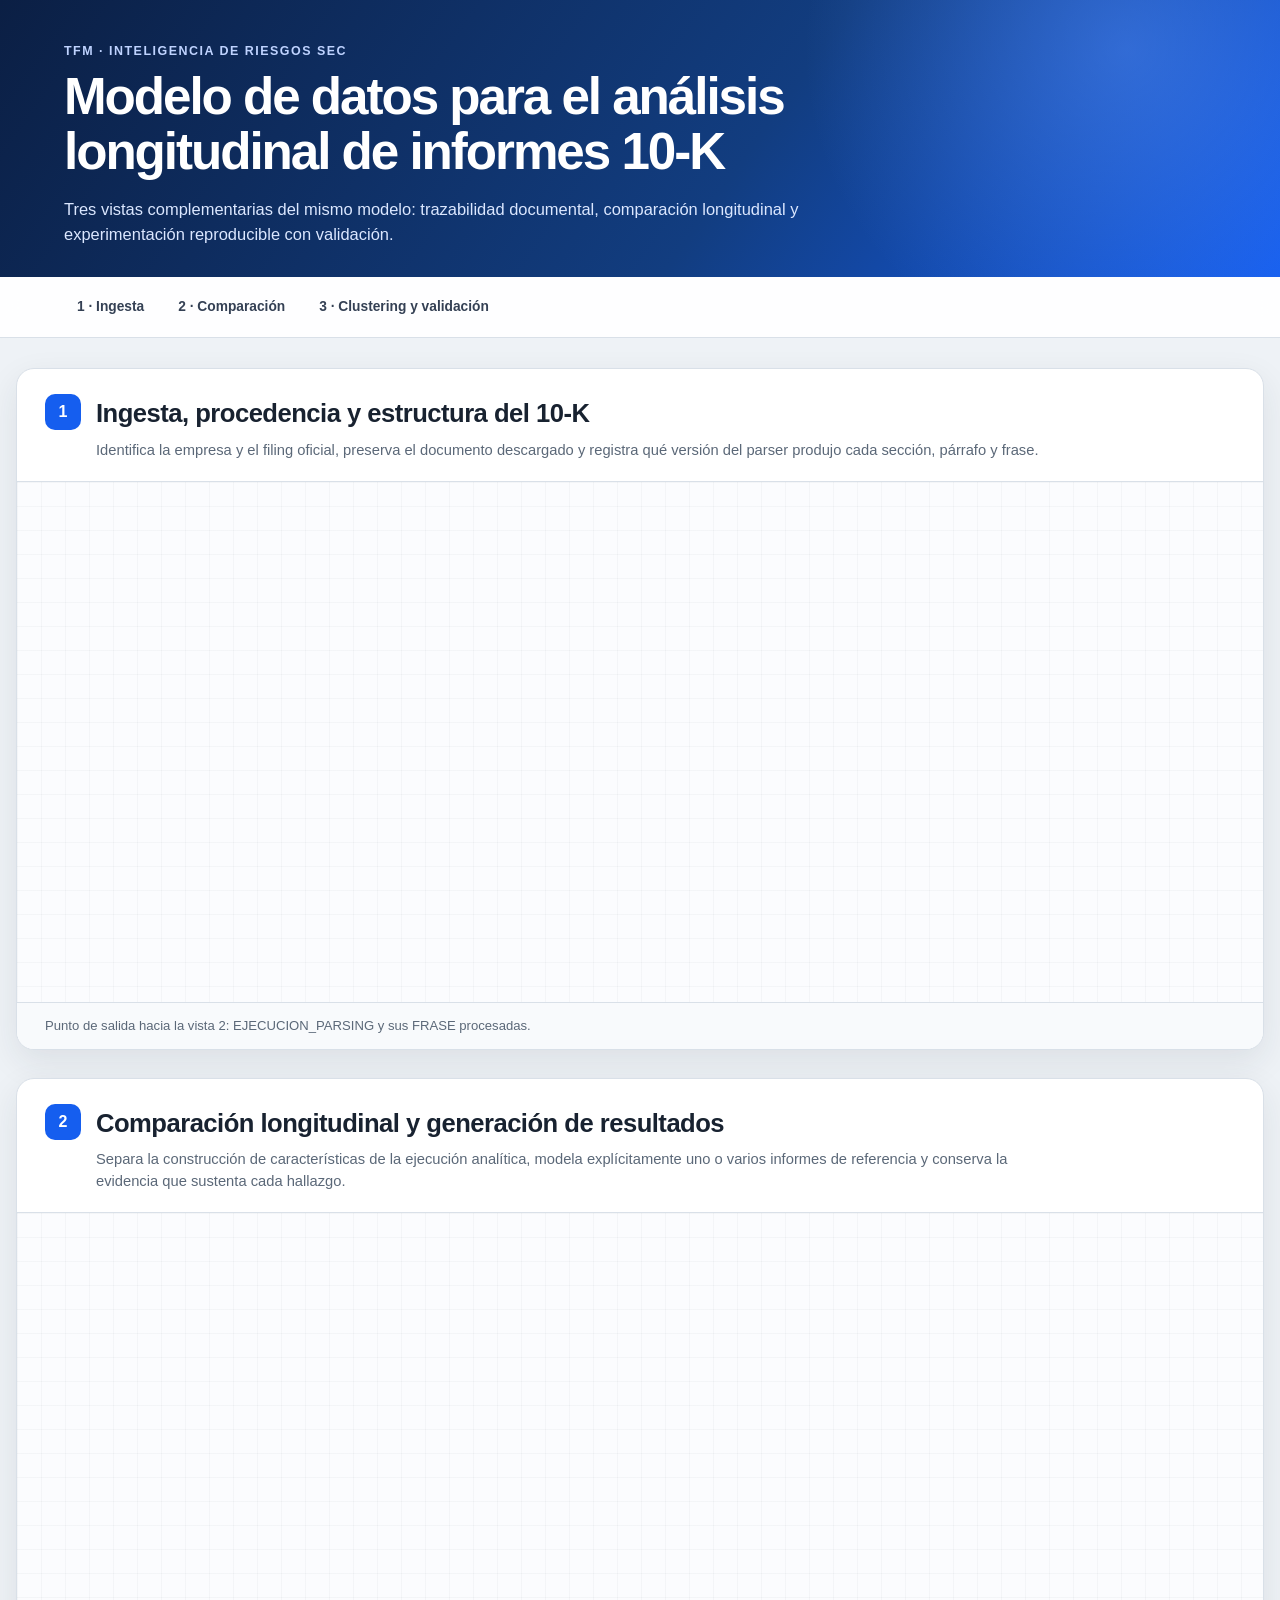
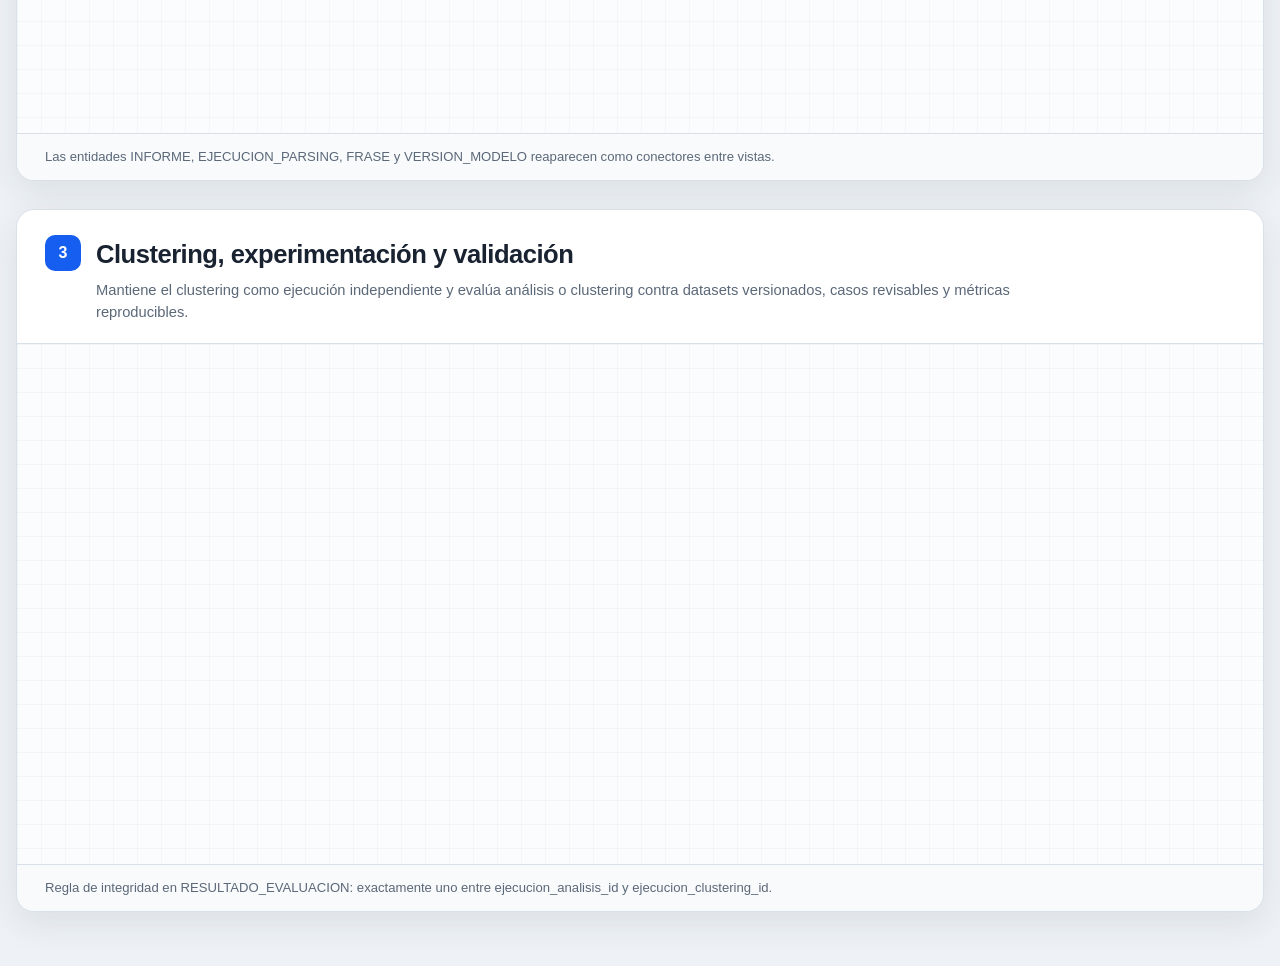
<file: er_modelo_datos_tfm_10k.html>
<!doctype html>
<html lang="es">
<head>
  <meta charset="utf-8">
  <meta name="viewport" content="width=device-width, initial-scale=1">
  <title>Modelo de datos TFM · SEC 10-K</title>
  <style>
    :root {
      color-scheme: light;
      --ink: #182230;
      --muted: #5b6878;
      --line: #d9e0e8;
      --paper: #ffffff;
      --canvas: #eef2f6;
      --accent: #155eef;
      --accent-soft: #eaf1ff;
      --shadow: 0 12px 34px rgb(29 41 57 / 9%);
    }

    * { box-sizing: border-box; }

    html { scroll-behavior: smooth; }

    body {
      margin: 0;
      background: var(--canvas);
      color: var(--ink);
      font-family: Inter, ui-sans-serif, -apple-system, BlinkMacSystemFont, "Segoe UI", sans-serif;
      line-height: 1.5;
    }

    header {
      padding: 42px clamp(20px, 5vw, 72px) 30px;
      color: #fff;
      background:
        radial-gradient(circle at 88% 18%, rgb(92 149 255 / 42%), transparent 28%),
        linear-gradient(125deg, #0b1f44, #123d80 58%, #155eef);
    }

    header .eyebrow {
      margin: 0 0 8px;
      color: #bfd3ff;
      font-size: 0.78rem;
      font-weight: 750;
      letter-spacing: 0.12em;
      text-transform: uppercase;
    }

    h1 {
      max-width: 950px;
      margin: 0;
      font-size: clamp(2rem, 4vw, 3.7rem);
      line-height: 1.08;
      letter-spacing: -0.04em;
    }

    header .lead {
      max-width: 850px;
      margin: 18px 0 0;
      color: #dbe7ff;
      font-size: 1.03rem;
    }

    nav {
      position: sticky;
      z-index: 20;
      top: 0;
      display: flex;
      gap: 8px;
      overflow-x: auto;
      padding: 12px clamp(16px, 5vw, 72px);
      border-bottom: 1px solid var(--line);
      background: rgb(255 255 255 / 92%);
      backdrop-filter: blur(14px);
    }

    nav a {
      flex: 0 0 auto;
      padding: 8px 13px;
      border-radius: 999px;
      color: #344054;
      font-size: 0.86rem;
      font-weight: 700;
      text-decoration: none;
    }

    nav a:hover {
      color: var(--accent);
      background: var(--accent-soft);
    }

    main {
      display: grid;
      gap: 28px;
      width: min(1680px, calc(100% - 32px));
      margin: 30px auto 54px;
    }

    .view {
      scroll-margin-top: 82px;
      overflow: hidden;
      border: 1px solid var(--line);
      border-radius: 18px;
      background: var(--paper);
      box-shadow: var(--shadow);
    }

    .view-heading {
      display: grid;
      grid-template-columns: auto minmax(0, 1fr);
      gap: 15px;
      align-items: start;
      padding: 25px 28px 20px;
      border-bottom: 1px solid var(--line);
    }

    .view-number {
      display: grid;
      width: 36px;
      height: 36px;
      place-items: center;
      border-radius: 10px;
      color: #fff;
      background: var(--accent);
      font-weight: 800;
    }

    h2 {
      margin: 0;
      font-size: clamp(1.25rem, 2vw, 1.65rem);
      letter-spacing: -0.02em;
    }

    .view-heading p {
      max-width: 950px;
      margin: 6px 0 0;
      color: var(--muted);
      font-size: 0.92rem;
    }

    .diagram-shell {
      min-height: 520px;
      overflow: auto;
      padding: 22px;
      background:
        linear-gradient(90deg, rgb(24 34 48 / 3%) 1px, transparent 1px),
        linear-gradient(rgb(24 34 48 / 3%) 1px, transparent 1px),
        #fbfcfe;
      background-size: 24px 24px;
    }

    .diagram {
      min-width: 1120px;
      min-height: 470px;
    }

    .diagram svg {
      display: block;
      width: 100%;
      min-width: 1120px;
      height: auto;
      margin: 0 auto;
    }

    .shared-note {
      margin: 0;
      padding: 13px 28px;
      border-top: 1px solid var(--line);
      color: var(--muted);
      background: #f8fafc;
      font-size: 0.82rem;
    }

    .error {
      padding: 18px;
      border: 1px solid #fda29b;
      border-radius: 10px;
      color: #912018;
      background: #fef3f2;
      white-space: pre-wrap;
    }

    @media (max-width: 700px) {
      header { padding-top: 30px; }
      main { width: min(100% - 18px, 1680px); }
      .view-heading { padding: 20px 18px 17px; }
      .diagram-shell { padding: 12px; }
      .shared-note { padding-inline: 18px; }
    }

    @media print {
      @page { size: A3 landscape; margin: 10mm; }
      body { background: #fff; }
      header { padding: 18px 24px; }
      nav { display: none; }
      main { display: block; width: 100%; margin: 0; }
      .view {
        min-height: 96vh;
        margin: 0;
        break-after: page;
        border: 0;
        border-radius: 0;
        box-shadow: none;
      }
      .view:last-child { break-after: auto; }
      .diagram-shell { overflow: visible; background: #fff; }
      .diagram, .diagram svg { min-width: 0; }
    }
  </style>
</head>
<body>
  <header>
    <p class="eyebrow">TFM · Inteligencia de riesgos SEC</p>
    <h1>Modelo de datos para el análisis longitudinal de informes 10-K</h1>
    <p class="lead">
      Tres vistas complementarias del mismo modelo: trazabilidad documental,
      comparación longitudinal y experimentación reproducible con validación.
    </p>
  </header>

  <nav aria-label="Navegación entre vistas">
    <a href="#vista-ingesta">1 · Ingesta</a>
    <a href="#vista-comparacion">2 · Comparación</a>
    <a href="#vista-clustering">3 · Clustering y validación</a>
  </nav>

  <main>
    <section class="view" id="vista-ingesta">
      <div class="view-heading">
        <span class="view-number">1</span>
        <div>
          <h2>Ingesta, procedencia y estructura del 10-K</h2>
          <p>
            Identifica la empresa y el filing oficial, preserva el documento descargado
            y registra qué versión del parser produjo cada sección, párrafo y frase.
          </p>
        </div>
      </div>
      <div class="diagram-shell">
        <div class="diagram" id="diagram-ingesta" role="img" aria-label="Vista de ingesta, procedencia y estructura"></div>
      </div>
      <p class="shared-note">
        Punto de salida hacia la vista 2: EJECUCION_PARSING y sus FRASE procesadas.
      </p>
    </section>

    <section class="view" id="vista-comparacion">
      <div class="view-heading">
        <span class="view-number">2</span>
        <div>
          <h2>Comparación longitudinal y generación de resultados</h2>
          <p>
            Separa la construcción de características de la ejecución analítica,
            modela explícitamente uno o varios informes de referencia y conserva
            la evidencia que sustenta cada hallazgo.
          </p>
        </div>
      </div>
      <div class="diagram-shell">
        <div class="diagram" id="diagram-comparacion" role="img" aria-label="Vista de comparación longitudinal y resultados"></div>
      </div>
      <p class="shared-note">
        Las entidades INFORME, EJECUCION_PARSING, FRASE y VERSION_MODELO reaparecen como conectores entre vistas.
      </p>
    </section>

    <section class="view" id="vista-clustering">
      <div class="view-heading">
        <span class="view-number">3</span>
        <div>
          <h2>Clustering, experimentación y validación</h2>
          <p>
            Mantiene el clustering como ejecución independiente y evalúa análisis
            o clustering contra datasets versionados, casos revisables y métricas reproducibles.
          </p>
        </div>
      </div>
      <div class="diagram-shell">
        <div class="diagram" id="diagram-clustering" role="img" aria-label="Vista de clustering, experimentación y validación"></div>
      </div>
      <p class="shared-note">
        Regla de integridad en RESULTADO_EVALUACION: exactamente uno entre ejecucion_analisis_id y ejecucion_clustering_id.
      </p>
    </section>
  </main>

  <script type="text/plain" id="source-ingesta">
erDiagram
    EMPRESA ||--o{ INFORME : presenta
    INFORME ||--o{ DOCUMENTO_FUENTE : dispone_de
    DOCUMENTO_FUENTE ||--o{ EJECUCION_PARSING : se_procesa_en
    VERSION_PARSING ||--o{ EJECUCION_PARSING : configura
    EJECUCION_PARSING ||--o{ SECCION : genera
    SECCION ||--o{ PARRAFO : contiene
    PARRAFO ||--o{ FRASE : contiene

    EMPRESA {
        string CIK PK
        string nombre_legal
    }
    INFORME {
        string accession_number PK
        string CIK FK
        string tipo_formulario
        int anio_fiscal
        date fecha_cierre_fiscal
        string ticker_filing
        datetime fecha_filing
        string url_indice_sec
    }
    DOCUMENTO_FUENTE {
        int id PK
        string accession_number FK
        string tipo
        string url_origen
        string sha256
        datetime descargado_en
        string almacenamiento_uri
    }
    VERSION_PARSING {
        int id PK
        string nombre_parser
        string version_codigo
        json configuracion
    }
    EJECUCION_PARSING {
        int id PK
        int documento_fuente_id FK
        int version_parsing_id FK
        datetime ejecutado_en
        string estado
    }
    SECCION {
        int id PK
        int ejecucion_parsing_id FK
        string tipo
    }
    PARRAFO {
        int id PK
        int seccion_id FK
        int orden
    }
    FRASE {
        int id PK
        int parrafo_id FK
        int orden
        text texto
    }
  </script>

  <script type="text/plain" id="source-comparacion">
erDiagram
    EJECUCION_PARSING ||--o{ EJECUCION_CARACTERIZACION : alimenta
    VERSION_MODELO ||--o{ EJECUCION_CARACTERIZACION : se_utiliza_en
    FRASE ||--o{ CARACTERISTICA_FRASE : caracteriza
    EJECUCION_CARACTERIZACION ||--o{ CARACTERISTICA_FRASE : genera
    INFORME ||--o{ REPRESENTACION_INFORME : representa
    EJECUCION_CARACTERIZACION ||--o| REPRESENTACION_INFORME : agrega
    REPRESENTACION_INFORME ||--o{ SCORE : produce
    INFORME ||--o{ COMPARACION : es_objetivo_de
    COMPARACION ||--|{ COMPARACION_INFORME_REFERENCIA : incluye
    INFORME ||--o{ COMPARACION_INFORME_REFERENCIA : sirve_como_referencia
    COMPARACION ||--o{ EJECUCION_ANALISIS : se_evalua_en
    VERSION_MODELO ||--o{ EJECUCION_ANALISIS : se_utiliza_en
    EJECUCION_ANALISIS ||--o{ SCORE : genera
    EJECUCION_ANALISIS ||--o{ HALLAZGO : genera
    HALLAZGO ||--|{ EVIDENCIA_HALLAZGO : se_sustenta_en
    INFORME ||--o{ EVIDENCIA_HALLAZGO : contextualiza
    PARRAFO o|--o{ EVIDENCIA_HALLAZGO : localiza

    INFORME {
        string accession_number PK
        string CIK FK
        int anio_fiscal
    }
    EJECUCION_PARSING {
        int id PK
        int documento_fuente_id FK
        int version_parsing_id FK
    }
    FRASE {
        int id PK
        int parrafo_id FK
        text texto
    }
    PARRAFO {
        int id PK
        int seccion_id FK
        int orden
    }
    VERSION_MODELO {
        int id PK
        string nombre
        string familia_tecnica
        string proveedor
        string version_externa
        json configuracion_base
    }
    EJECUCION_CARACTERIZACION {
        int id PK
        int ejecucion_parsing_id FK
        int version_modelo_id FK
        string version_codigo
        json parametros
        int semilla
        datetime iniciada_en
        datetime finalizada_en
        string estado
    }
    CARACTERISTICA_FRASE {
        int id PK
        int frase_id FK
        int ejecucion_caracterizacion_id FK
        json features
    }
    REPRESENTACION_INFORME {
        int id PK
        string accession_number FK
        int ejecucion_caracterizacion_id FK
        json features_agregadas
    }
    COMPARACION {
        int id PK
        string accession_objetivo FK
        string estrategia
    }
    COMPARACION_INFORME_REFERENCIA {
        int comparacion_id PK, FK
        string accession_referencia PK, FK
        int orden
        decimal peso
    }
    EJECUCION_ANALISIS {
        int id PK
        int comparacion_id FK
        int version_modelo_id FK
        string version_codigo
        string version_prompt
        json parametros
        int semilla
        datetime iniciada_en
        datetime finalizada_en
        string estado
    }
    SCORE {
        int id PK
        int representacion_informe_id FK
        int ejecucion_analisis_id FK
        decimal valor
        json contribucion
    }
    HALLAZGO {
        int id PK
        int ejecucion_analisis_id FK
        text descripcion
        decimal confianza
        string severidad
    }
    EVIDENCIA_HALLAZGO {
        int id PK
        int hallazgo_id FK
        string accession_number FK
        int parrafo_id FK
        string rol_documento
        string tipo_evidencia
        text texto_citado
        int inicio_offset
        int fin_offset
        text explicacion
    }
  </script>

  <script type="text/plain" id="source-clustering">
erDiagram
    VERSION_MODELO ||--o{ EJECUCION_CLUSTERING : se_utiliza_en
    EJECUCION_CLUSTERING ||--|{ ENTRADA_CLUSTERING : incluye
    HALLAZGO ||--o{ ENTRADA_CLUSTERING : participa
    EJECUCION_CLUSTERING ||--o{ GRUPO_RIESGO : genera
    EJECUCION_CLUSTERING ||--o{ ASIGNACION : registra
    HALLAZGO ||--o{ ASIGNACION : recibe
    GRUPO_RIESGO ||--o{ ASIGNACION : agrupa
    DATASET_EVALUACION ||--|{ CASO_EVALUACION : contiene
    COMPARACION o|--o{ CASO_EVALUACION : contextualiza
    CASO_EVALUACION ||--o{ ANOTACION_REFERENCIA : tiene
    DATASET_EVALUACION ||--o{ EJECUCION_EVALUACION : se_usa_en
    VERSION_MODELO o|--o{ EJECUCION_EVALUACION : evalua_con
    EJECUCION_EVALUACION ||--|{ RESULTADO_EVALUACION : produce
    CASO_EVALUACION ||--o{ RESULTADO_EVALUACION : comprueba
    EJECUCION_ANALISIS o|--o{ RESULTADO_EVALUACION : objeto_analisis
    EJECUCION_CLUSTERING o|--o{ RESULTADO_EVALUACION : objeto_clustering
    EJECUCION_EVALUACION ||--o{ METRICA_EVALUACION : resume

    VERSION_MODELO {
        int id PK
        string nombre
        string familia_tecnica
        string proveedor
        string version_externa
        json configuracion_base
    }
    EJECUCION_ANALISIS {
        int id PK
        int comparacion_id FK
        int version_modelo_id FK
        string version_codigo
    }
    COMPARACION {
        int id PK
        string accession_objetivo FK
        string estrategia
    }
    HALLAZGO {
        int id PK
        int ejecucion_analisis_id FK
        text descripcion
        decimal confianza
        string severidad
    }
    EJECUCION_CLUSTERING {
        int id PK
        int version_modelo_id FK
        string version_codigo
        json parametros
        int semilla
        datetime iniciada_en
        datetime finalizada_en
        string estado
    }
    ENTRADA_CLUSTERING {
        int ejecucion_clustering_id PK, FK
        int hallazgo_id PK, FK
    }
    GRUPO_RIESGO {
        int id PK
        int ejecucion_clustering_id FK
        string etiqueta
        text descripcion
    }
    ASIGNACION {
        int id PK
        int ejecucion_clustering_id FK
        int hallazgo_id FK
        int grupo_riesgo_id FK
        decimal pertenencia
        boolean representativo
    }
    DATASET_EVALUACION {
        int id PK
        string nombre
        string version
        string tarea
        string hash_contenido
        datetime creado_en
        string estado_revision
    }
    CASO_EVALUACION {
        int id PK
        int dataset_evaluacion_id FK
        int comparacion_id FK
        string particion
        json metadata
    }
    ANOTACION_REFERENCIA {
        int id PK
        int caso_evaluacion_id FK
        json contenido_esperado
        string anotador
        string fuente
        string review_status
        datetime creada_en
    }
    EJECUCION_EVALUACION {
        int id PK
        int dataset_evaluacion_id FK
        int version_modelo_evaluador_id FK
        string version_codigo
        json configuracion
        datetime iniciada_en
        datetime finalizada_en
        string estado
    }
    RESULTADO_EVALUACION {
        int id PK
        int ejecucion_evaluacion_id FK
        int caso_evaluacion_id FK
        int ejecucion_analisis_id FK
        int ejecucion_clustering_id FK
        boolean superado
        decimal valor
        json detalle
    }
    METRICA_EVALUACION {
        int id PK
        int ejecucion_evaluacion_id FK
        string nombre
        string alcance
        decimal valor
        json desglose
    }
  </script>

  <script type="module">
    import mermaid from "https://esm.sh/mermaid@11/dist/mermaid.esm.min.mjs";

    mermaid.initialize({
      startOnLoad: false,
      securityLevel: "strict",
      theme: "base",
      themeVariables: {
        primaryColor: "#eff5ff",
        primaryBorderColor: "#155eef",
        primaryTextColor: "#182230",
        lineColor: "#52657a",
        tertiaryColor: "#f8fafc",
        fontFamily: "Inter, ui-sans-serif, system-ui, sans-serif",
        fontSize: "13px"
      },
      er: {
        diagramPadding: 24,
        layoutDirection: "TB",
        minEntityWidth: 120,
        minEntityHeight: 70,
        entityPadding: 12,
        stroke: "#52657a",
        fill: "#eff5ff"
      }
    });

    const views = [
      ["ingesta", "source-ingesta", "diagram-ingesta"],
      ["comparacion", "source-comparacion", "diagram-comparacion"],
      ["clustering", "source-clustering", "diagram-clustering"]
    ];

    for (const [name, sourceId, targetId] of views) {
      const source = document.getElementById(sourceId).textContent.trim();
      const target = document.getElementById(targetId);

      try {
        const rendered = await mermaid.render("erd-" + name, source);
        target.innerHTML = rendered.svg;
        rendered.bindFunctions?.(target);

        target.querySelectorAll("g.entityBox rect, g[class*='entityBox'] rect").forEach((rect) => {
          rect.setAttribute("rx", "8");
          rect.setAttribute("ry", "8");
        });
      } catch (error) {
        target.innerHTML = "";
        const message = document.createElement("pre");
        message.className = "error";
        message.textContent = "No se pudo renderizar esta vista.\n" + String(error);
        target.appendChild(message);
      }
    }
  </script>
</body>
</html>
</file>
